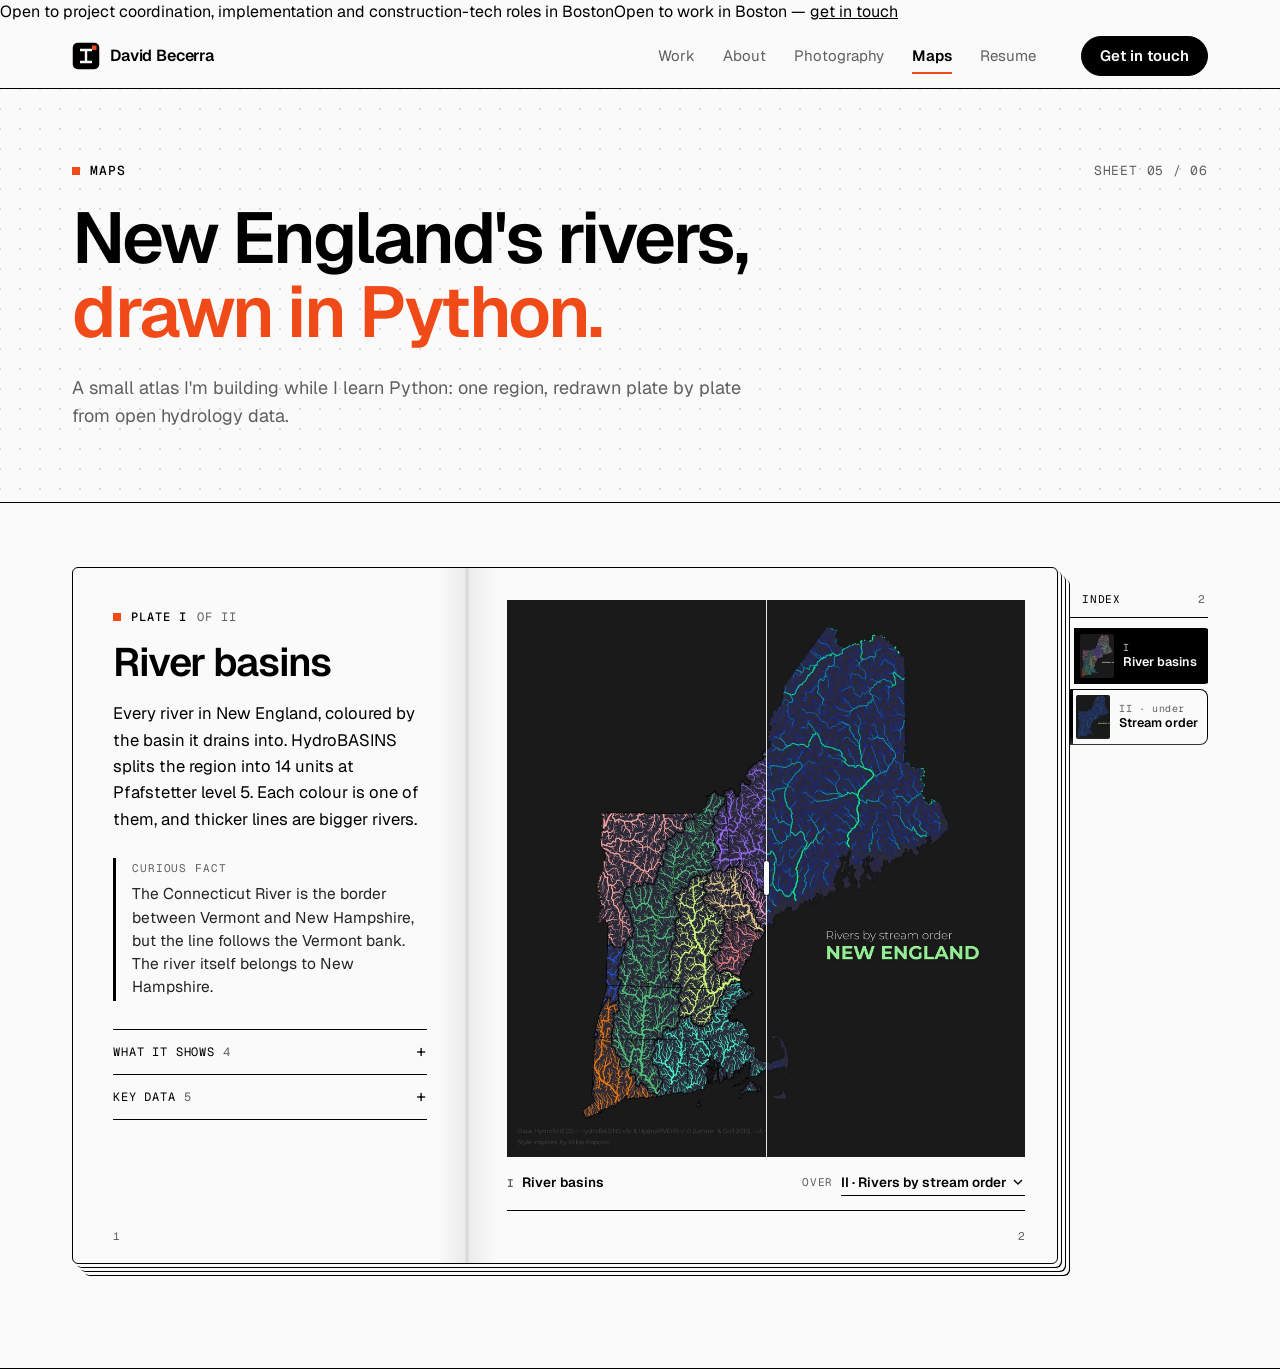
<file: prototypes/maps/index.html>
<!DOCTYPE html>
<html lang="en">
<head>
    <meta charset="UTF-8">
    <meta name="viewport" content="width=device-width, initial-scale=1.0">
    <title>Maps (prototype) | David Becerra</title>
    <meta name="robots" content="noindex">
    <link rel="icon" href="../../favicon.svg" type="image/svg+xml">
    <link rel="preconnect" href="https://fonts.googleapis.com">
    <link rel="preconnect" href="https://fonts.gstatic.com" crossorigin>
    <link rel="stylesheet" href="https://fonts.googleapis.com/css2?family=Geist:wght@400;500;600&family=Geist+Mono:wght@400;500;700&display=swap">
    <link rel="stylesheet" href="../../style.css">
    <!--
        PROTOTYPE — "Maps" tab as a cartography book (not linked from the live site).
        An open atlas. Left page: what the plate says. Right page: two plates
        of the same ground with a thin divider between them. Picking a plate
        in the index lays it over the one that was open.
        Content lives in plates.js; images are built by build_plates.py.
        The nav rules in section 01 are a proposal for the whole site; they
        only apply here until they are moved into ../../style.css.
        See README.md in this folder. Add ?demo=14 to preview a full index.
    -->
    <style>
        /* ===== 01. Nav proposal (scoped to .nav--v2) =====
           Same bar and tokens as the live site. What changes: quiet links
           with one gliding underline, a slimmer bar once you scroll, and it
           steps aside while you read down and returns when you scroll up. */
        .nav--v2 {
            background: rgba(250, 250, 250, .84);
            -webkit-backdrop-filter: blur(14px) saturate(1.5); backdrop-filter: blur(14px) saturate(1.5);
            transition: transform .4s cubic-bezier(.22,1,.36,1);
        }
        .nav--v2.is-hidden { transform: translateY(-101%); }
        .nav--v2 .nav-inner { transition: height .3s cubic-bezier(.22,1,.36,1); }
        .nav--v2.is-compact .nav-inner { height: 52px; }
        .nav--v2 .nav-links { position: relative; gap: 2px; }
        .nav--v2 .nav-links a { color: var(--steel); border: 0; padding: 8px 13px; transition: color .2s ease; }
        .nav--v2 .nav-links a:hover, .nav--v2 .nav-links a:focus-visible, .nav--v2 .nav-links a[aria-current="page"] { color: var(--ink); }
        .nav--v2 .nav-glide {
            position: absolute; left: 0; bottom: 1px; height: 2px; width: 1px; background: var(--ink);
            transform-origin: left center; transform: translateX(var(--x, 0px)) scaleX(var(--w, 0));
            transition: transform .4s cubic-bezier(.22,1,.36,1), background-color .25s ease; pointer-events: none;
        }
        .nav--v2 .nav-glide.is-home { background: var(--orange); }
        .nav--v2 .nav-cta { transition: transform .2s ease, min-height .3s ease, padding .3s ease; }
        .nav--v2 .nav-cta:hover { transform: translateY(-1px); }
        .nav--v2.is-compact .nav-cta { min-height: 34px; padding: 5px 16px; }
        .nav--v2 .nav-panel { background: var(--paper); transition: opacity .25s ease, transform .35s cubic-bezier(.22,1,.36,1), visibility 0s linear .35s; }
        .nav--v2 .nav-panel.is-open { transition: opacity .25s ease, transform .35s cubic-bezier(.22,1,.36,1), visibility 0s; }
        .nav--v2 .nav-panel a { opacity: 0; transform: translateY(8px); transition: opacity .3s ease, transform .4s cubic-bezier(.22,1,.36,1); }
        .nav--v2 .nav-panel.is-open a { opacity: 1; transform: none; transition-delay: calc(60ms + var(--k, 0) * 45ms); }

        .maps-section { padding: 64px 0 104px; border-bottom: 1px solid var(--ink); }

        /* ===== 02. The open book ===== */
        .book { position: relative; margin-right: 150px; }
        .spread {
            display: grid; grid-template-columns: minmax(0, .8fr) minmax(0, 1.2fr);
            background: var(--paper); border: 1px solid var(--ink); border-radius: 6px;
            /* hard-edged page block: three more leaves under the open one */
            box-shadow: 3px 3px 0 var(--paper), 4px 4px 0 var(--ink), 7px 7px 0 var(--paper), 8px 8px 0 var(--ink), 11px 11px 0 var(--paper), 12px 12px 0 var(--ink);
            position: relative;
        }
        .spread::after { /* the gutter */
            content: ""; position: absolute; top: 0; bottom: 0; left: 40%; width: 56px; transform: translateX(-50%);
            background: linear-gradient(90deg, transparent, rgba(0,0,0,.06) 46%, rgba(0,0,0,.15) 50%, rgba(0,0,0,.06) 54%, transparent);
            pointer-events: none;
        }
        .page-l { padding: 40px 40px 52px 40px; position: relative; }
        .page-r { padding: 32px 32px 52px 40px; position: relative; }
        .folio { position: absolute; bottom: 18px; font-family: var(--font-mono); font-size: 11px; color: var(--steel); }
        .page-l .folio { left: 40px; } .page-r .folio { right: 32px; }

        /* ===== 03. Left page: one thing loud, the rest on request ===== */
        .txt.is-in { animation: txt-in .55s cubic-bezier(.22,1,.36,1) both; }
        @keyframes txt-in { from { opacity: 0; transform: translateY(8px); } }
        .txt-no { font-family: var(--font-mono); font-size: 12px; letter-spacing: .08em; text-transform: uppercase; display: flex; align-items: center; gap: 10px; margin-bottom: 16px; color: var(--steel); }
        .txt-no::before { content: ""; width: 8px; height: 8px; background: var(--orange); }
        .txt-no b { color: var(--ink); font-weight: 500; }
        .txt-title { font-size: clamp(2rem, 3.1vw, 2.75rem); font-weight: 600; line-height: 1.02; letter-spacing: -.035em; margin-bottom: 18px; text-wrap: balance; }
        .txt-sum { color: var(--ink); font-size: 1.04rem; line-height: 1.58; }
        .fact { border-left: 3px solid var(--ink); padding: 2px 0 2px 16px; margin: 26px 0 28px; font-size: .97rem; line-height: 1.5; color: var(--graphite); }
        .fact .k { display: block; font-family: var(--font-mono); font-size: 11px; letter-spacing: .08em; text-transform: uppercase; color: var(--steel); margin-bottom: 6px; }

        .more { border-top: 1px solid var(--ink); }
        .more:last-of-type { border-bottom: 1px solid var(--ink); }
        .more summary {
            display: flex; align-items: center; justify-content: space-between; gap: 12px;
            list-style: none; cursor: pointer; padding: 13px 0;
            font-family: var(--font-mono); font-size: 12px; letter-spacing: .07em; text-transform: uppercase;
        }
        .more summary::-webkit-details-marker { display: none; }
        .more summary .count { color: var(--steel); margin-left: 8px; }
        .more summary::after { content: "+"; font-size: 17px; line-height: 1; transition: transform .25s ease; }
        .more[open] summary::after { transform: rotate(45deg); }
        .more summary:focus-visible { outline: 2px solid var(--orange); outline-offset: 2px; }
        .more > :not(summary) { animation: txt-in .35s ease both; padding-bottom: 12px; }
        .insights li { display: grid; grid-template-columns: 26px 1fr; gap: 4px; padding: 8px 0; border-top: 1px dashed var(--ash); font-size: .92rem; line-height: 1.48; color: var(--steel); }
        .insights .n { font-family: var(--font-mono); font-size: 11.5px; color: var(--ink); padding-top: 3px; }
        .insights b { color: var(--ink); font-weight: 600; }
        .kv > div { display: grid; grid-template-columns: 104px 1fr; gap: 10px; padding: 7px 0; border-top: 1px dashed var(--ash); font-size: .9rem; line-height: 1.4; }
        .kv dt { font-family: var(--font-mono); font-size: 11px; letter-spacing: .05em; text-transform: uppercase; color: var(--steel); padding-top: 2px; }
        .tbc { font-family: var(--font-mono); font-size: 10px; letter-spacing: .05em; text-transform: uppercase; border: 1px dashed var(--ink); border-radius: var(--radius-pill); padding: 1px 7px; margin-left: 6px; white-space: nowrap; }

        /* ===== 04. Right page: two plates and a thin divider =====
           Each plate is one <img>, created the first time it is needed.
           .is-top is laid over .is-under from the left; --reveal (0–100%)
           says how far. The script writes it at most once per frame. */
        .stage {
            --reveal: 100%;
            position: relative; overflow: hidden;
            aspect-ratio: 1900 / 2040; background: #1A1A1A;
            touch-action: pan-y; cursor: ew-resize; user-select: none; -webkit-user-select: none;
        }
        .stage img { position: absolute; inset: 0; width: 100%; height: 100%; display: none; -webkit-user-drag: none; }
        .stage img.is-under, .stage img.is-leaving { display: block; z-index: 1; }
        .stage img.is-under.is-fading { animation: under-in .35s ease both; z-index: 2; }
        @keyframes under-in { from { opacity: 0; } }
        .stage img.is-top { display: block; z-index: 3; clip-path: inset(0 calc(100% - var(--reveal)) 0 0); }
        .divider { position: absolute; z-index: 4; top: 0; bottom: 0; left: var(--reveal); width: 1px; margin-left: -.5px; background: rgba(250,250,250,.9); pointer-events: none; transition: opacity .3s ease; }
        .divider::after { /* the grip: small at rest, a little larger while in use */
            content: ""; position: absolute; top: 50%; left: 50%; width: 5px; height: 34px; margin: -17px 0 0 -2.5px;
            background: var(--paper); border-radius: 3px; box-shadow: 0 0 0 1px rgba(0,0,0,.35);
            transition: transform .25s cubic-bezier(.22,1,.36,1);
        }
        .stage:hover .divider::after, .stage.is-held .divider::after, .stage:focus-within .divider::after { transform: scale(1.5, 1.25); }
        .stage[data-side="top"] .divider, .stage[data-side="under"] .divider { opacity: .45; }
        .stage .sr-range { position: absolute; z-index: 5; left: 0; right: 0; bottom: 0; width: 100%; height: 22px; margin: 0; opacity: 0; cursor: ew-resize; }
        .stage:has(.sr-range:focus-visible) { outline: 2px solid var(--orange); outline-offset: 3px; }

        /* who is on each side of the divider */
        .pair { display: flex; align-items: center; justify-content: space-between; gap: 16px; margin-top: 12px; font-size: 13.5px; }
        .pair .num { font-family: var(--font-mono); font-size: 11px; color: var(--steel); margin-right: 8px; }
        .pair-a { font-weight: 600; white-space: nowrap; overflow: hidden; text-overflow: ellipsis; }
        .pair-b { display: flex; align-items: center; gap: 8px; color: var(--steel); min-width: 0; }
        .pair-b span { font-family: var(--font-mono); font-size: 11px; letter-spacing: .06em; text-transform: uppercase; white-space: nowrap; }
        .pair-b select {
            appearance: none; -webkit-appearance: none; min-width: 0; max-width: 220px;
            font: inherit; font-weight: 600; color: var(--ink); text-overflow: ellipsis;
            background: transparent url("data:image/svg+xml,%3Csvg xmlns='http://www.w3.org/2000/svg' width='10' height='6'%3E%3Cpath d='M1 1l4 4 4-4' fill='none' stroke='%23000' stroke-width='1.4'/%3E%3C/svg%3E") no-repeat right 2px center;
            border: 0; border-bottom: 1px solid var(--ink); border-radius: 0; padding: 3px 18px 3px 0; cursor: pointer;
        }
        .pair-b select:focus-visible { outline: 2px solid var(--orange); outline-offset: 3px; }

        /* ===== 05. Index: page tabs with a thumbnail, on the book's edge ===== */
        .rail { position: absolute; left: 100%; top: 0; bottom: 0; width: 138px; margin-left: 12px; display: flex; flex-direction: column; padding-top: 24px; }
        .rail-index {
            display: flex; justify-content: space-between; align-items: center; flex: none;
            font-family: var(--font-mono); font-size: 11px; letter-spacing: .07em; text-transform: uppercase;
            background: none; border: 0; border-bottom: 1px solid var(--ink); padding: 0 2px 9px 12px; margin-bottom: 10px; cursor: pointer; color: var(--ink);
        }
        .rail-index span { color: var(--steel); }
        .rail-index:hover { color: var(--steel); }
        .rail-index:focus-visible, .rtab:focus-visible { outline: 2px solid var(--orange); outline-offset: 2px; }
        .rail-list {
            display: flex; flex-direction: column; gap: 5px; min-height: 0; overflow-y: auto; overscroll-behavior: contain;
            scrollbar-width: none; padding-bottom: 28px;
            -webkit-mask-image: linear-gradient(#000 calc(100% - 36px), transparent); mask-image: linear-gradient(#000 calc(100% - 36px), transparent);
        }
        .rail-list::-webkit-scrollbar { display: none; }
        .rtab {
            flex: none; display: grid; grid-template-columns: 34px minmax(0, 1fr); align-items: center; gap: 9px;
            background: var(--paper); border: 1px solid var(--ink); border-left: 0; border-radius: 0 8px 8px 0;
            font: inherit; text-align: left; color: var(--ink); cursor: pointer; padding: 5px 8px 5px 6px;
            transition: transform .25s cubic-bezier(.22,1,.36,1), background-color .2s ease, color .2s ease;
        }
        .rtab:hover { transform: translateX(4px); }
        .rtab img { width: 34px; height: 44px; object-fit: cover; background: #1A1A1A; border-radius: 2px; display: block; }
        .rtab .t { display: grid; gap: 1px; min-width: 0; line-height: 1.15; }
        .rtab .num { font-family: var(--font-mono); font-size: 10px; letter-spacing: .06em; color: var(--steel); }
        .rtab b { font-size: 12.5px; font-weight: 600; white-space: nowrap; overflow: hidden; text-overflow: ellipsis; }
        .rtab[aria-selected="true"] { background: var(--ink); color: var(--paper); transform: translateX(4px); }
        .rtab[aria-selected="true"] .num { color: #BDBDBD; }
        .rtab.is-under { box-shadow: inset 3px 0 0 var(--ink); }
        .rtab.is-under .num::after { content: " · under"; }

        /* full contents, for when the rail is not enough */
        .toc { border: 1px solid var(--ink); border-radius: var(--radius-card); box-shadow: var(--shadow); background: var(--paper); color: var(--ink); padding: 0; width: min(920px, calc(100vw - 32px)); max-height: min(760px, calc(100dvh - 48px)); margin: auto; }
        .toc::backdrop { background: rgba(0,0,0,.5); }
        .toc[open] { display: flex; flex-direction: column; animation: txt-in .3s ease both; }
        .toc-head { display: flex; align-items: baseline; gap: 14px; padding: 18px 22px; border-bottom: 1px solid var(--ink); flex: none; }
        .toc-head h2 { font-size: 1.35rem; font-weight: 600; letter-spacing: -.02em; }
        .toc-head span { font-family: var(--font-mono); font-size: 12px; color: var(--steel); text-transform: uppercase; letter-spacing: .06em; }
        .toc-head button { margin-left: auto; font: inherit; font-size: 14px; background: none; border: 1px solid var(--ink); border-radius: var(--radius-pill); padding: 5px 14px; cursor: pointer; }
        .toc-grid { display: grid; grid-template-columns: repeat(auto-fill, minmax(150px, 1fr)); gap: 14px; padding: 22px; overflow-y: auto; }
        .toc-grid button { display: grid; gap: 8px; width: 100%; font: inherit; text-align: left; color: var(--ink); background: none; border: 0; padding: 0; cursor: pointer; }
        .toc-grid img { width: 100%; height: auto; aspect-ratio: 240 / 315; object-fit: cover; background: #1A1A1A; border: 1px solid var(--ink); border-radius: 4px; transition: transform .25s cubic-bezier(.22,1,.36,1), box-shadow .25s ease; }
        .toc-grid button:hover img, .toc-grid button:focus-visible img { transform: translate(-2px, -2px); box-shadow: 4px 4px 0 var(--ink); }
        .toc-grid button:focus-visible { outline: none; }
        .toc-grid .num { font-family: var(--font-mono); font-size: 11px; color: var(--steel); letter-spacing: .06em; }
        .toc-grid b { display: block; font-size: 14px; font-weight: 600; line-height: 1.25; }
        .toc-grid [aria-current="true"] img { box-shadow: 4px 4px 0 var(--orange); }

        /* ===== 06. Phone: one column, the index becomes a strip ===== */
        @media (max-width: 900px) {
            .book { margin-right: 0; display: flex; flex-direction: column; gap: 14px; }
            .rail { position: static; order: -1; width: auto; margin: 0 calc(var(--gutter) * -1); padding: 0; flex-direction: row; align-items: stretch; }
            .rail-index { border: 1px solid var(--ink); border-radius: 8px; padding: 0 12px; margin: 0 8px 0 var(--gutter); gap: 6px; }
            .rail-list { flex-direction: row; overflow-x: auto; overflow-y: hidden; padding: 0 var(--gutter) 0 0; scroll-snap-type: x proximity; -webkit-mask-image: none; mask-image: none; }
            .rtab { border: 1px solid var(--ink); border-radius: 8px; width: 148px; scroll-snap-align: start; }
            .rtab:hover, .rtab[aria-selected="true"] { transform: none; }
            .rtab.is-under { box-shadow: inset 0 -3px 0 var(--ink); }
            .spread { grid-template-columns: minmax(0, 1fr); box-shadow: var(--shadow); }
            .spread::after { display: none; }
            .page-r { order: -1; padding: 16px 16px 44px; border-bottom: 1px solid var(--ink); }
            .page-l { padding: 26px 20px 52px; }
            .page-l .folio { left: 20px; } .page-r .folio { right: 16px; }
            .pair-b select { max-width: 150px; }
        }
        @media (prefers-reduced-motion: reduce) {
            .nav--v2, .nav--v2 .nav-inner, .nav--v2 .nav-glide, .nav--v2 .nav-panel a, .rtab, .divider::after, .toc-grid img { transition: none; }
            .txt.is-in, .more > :not(summary), .toc[open], .stage img.is-under.is-fading { animation: none; }
        }
    </style>
</head>
<body>

    <!-- ===== ANNOUNCEMENT BAR ===== -->
    <aside class="announce" aria-label="Availability"><span class="announce-long">Open to project coordination, implementation and construction-tech roles in Boston</span><span class="announce-short">Open to work in Boston</span> — <a href="../../contact.html">get in touch</a></aside>

    <!-- ===== NAVIGATION (the live site's bar + "Maps" + the .nav--v2 proposal) ===== -->
    <header class="nav nav--v2" id="nav">
        <div class="wrap nav-inner">
            <a href="../../index.html" class="logo" aria-label="David Becerra — home">
                <svg viewBox="0 0 28 28" aria-hidden="true">
                    <rect x="0.75" y="0.75" width="26.5" height="26.5" rx="5" fill="#000"/>
                    <path d="M8 8h12M8 20h12M14 8v12" stroke="#FAFAFA" stroke-width="2.4" fill="none"/>
                    <rect x="20" y="3.5" width="4.5" height="4.5" fill="#F04A18"/>
                </svg>
                David Becerra
            </a>
            <nav class="nav-links" aria-label="Main">
                <a href="../../work.html">Work</a>
                <a href="../../about.html">About</a>
                <a href="../../beyond.html">Photography</a>
                <a href="./" aria-current="page">Maps</a>
                <a href="../../CV_David_Becerra_updated.pdf" target="_blank" rel="noopener">Resume</a>
                <span class="nav-glide" aria-hidden="true"></span>
            </nav>
            <a href="../../contact.html" class="btn btn-primary nav-cta">Get in touch</a>
            <button class="menu-btn" type="button" aria-expanded="false" aria-controls="nav-panel" aria-label="Open menu"><span aria-hidden="true"></span></button>
        </div>
        <nav class="nav-panel" id="nav-panel" aria-label="Main (mobile)" inert>
            <a href="../../index.html" style="--k:0">Home</a>
            <a href="../../work.html" style="--k:1">Work</a>
            <a href="../../about.html" style="--k:2">About</a>
            <a href="../../beyond.html" style="--k:3">Photography</a>
            <a href="./" aria-current="page" style="--k:4">Maps</a>
            <a href="../../CV_David_Becerra_updated.pdf" target="_blank" rel="noopener" style="--k:5">Resume (PDF)</a>
            <a href="../../contact.html" class="btn btn-primary" style="--k:6">Get in touch</a>
        </nav>
    </header>

    <main id="main">

        <!-- ===== PAGE HEADER ===== -->
        <section class="page-head dotgrid">
            <div class="wrap">
                <div class="page-head-top">
                    <p class="eyebrow">Maps</p>
                    <span class="sheet-no">SHEET 05 / 06</span>
                </div>
                <h1 class="display">New England's rivers, <span class="accent">drawn in Python.</span></h1>
                <p class="lede">A small atlas I'm building while I learn Python: one region, redrawn plate by plate from open hydrology data.</p>
            </div>
        </section>

        <!-- ===== THE BOOK (built from plates.js) ===== -->
        <section class="maps-section">
            <div class="wrap">
                <div class="book" id="book">
                    <div class="spread">
                        <div class="page-l">
                            <article class="txt" id="panel" role="tabpanel" tabindex="-1"></article>
                            <span class="folio" id="folio-l"></span>
                        </div>
                        <div class="page-r">
                            <div class="stage" id="stage" data-side="top">
                                <span class="divider" aria-hidden="true"></span>
                                <input class="sr-range" id="range" type="range" min="0" max="100" step="1" value="100" aria-label="Divider between the two plates">
                            </div>
                            <div class="pair">
                                <span class="pair-a" id="pair-a"></span>
                                <label class="pair-b"><span>over</span><select id="under-select" aria-label="Plate underneath"></select></label>
                            </div>
                            <span class="folio" id="folio-r"></span>
                        </div>
                    </div>
                    <div class="rail">
                        <button class="rail-index" id="open-toc" type="button" aria-haspopup="dialog">Index <span id="rail-count"></span></button>
                        <div class="rail-list" id="rail" role="tablist" aria-label="Plates" aria-orientation="vertical"></div>
                    </div>
                </div>
                <noscript><p class="lede">This page needs JavaScript to open the atlas.</p></noscript>
            </div>
        </section>
    </main>

    <dialog class="toc" id="toc" aria-labelledby="toc-h">
        <div class="toc-head"><h2 id="toc-h">Contents</h2><span id="toc-count"></span><button type="button" id="close-toc">Close</button></div>
        <ol class="toc-grid" id="toc-grid"></ol>
    </dialog>

<script src="plates.js"></script>
<script>
(() => {
    'use strict';
    const $ = (id) => document.getElementById(id);
    const reduced = matchMedia('(prefers-reduced-motion: reduce)');
    const params = new URLSearchParams(location.search);

    /* ===== A. Nav: gliding underline, slim on scroll, steps aside on the way down ===== */
    (() => {
        const nav = $('nav'), links = nav.querySelector('.nav-links'), glide = nav.querySelector('.nav-glide');
        const home = links.querySelector('[aria-current="page"]');
        const moveTo = (a) => {
            if (!a) { glide.style.setProperty('--w', 0); return; }
            glide.style.setProperty('--x', `${a.offsetLeft + 13}px`);
            glide.style.setProperty('--w', a.offsetWidth - 26);
            glide.classList.toggle('is-home', a === home);
        };
        links.querySelectorAll('a').forEach((a) => {
            a.addEventListener('pointerenter', () => moveTo(a));
            a.addEventListener('focus', () => moveTo(a));
        });
        links.addEventListener('pointerleave', () => moveTo(home));
        links.addEventListener('focusout', () => moveTo(home));
        addEventListener('resize', () => moveTo(home));
        document.fonts.ready.then(() => moveTo(home));
        moveTo(home);

        const btn = nav.querySelector('.menu-btn'), panel = $('nav-panel');
        const setMenu = (open) => {
            panel.classList.toggle('is-open', open);
            panel.inert = !open;
            btn.setAttribute('aria-expanded', String(open));
            btn.setAttribute('aria-label', open ? 'Close menu' : 'Open menu');
        };
        btn.addEventListener('click', () => setMenu(!panel.classList.contains('is-open')));
        addEventListener('keydown', (e) => { if (e.key === 'Escape' && panel.classList.contains('is-open')) { setMenu(false); btn.focus(); } });

        let lastY = scrollY, ticking = false;
        const onScroll = () => {
            ticking = false;
            const y = scrollY, dy = y - lastY;
            nav.classList.toggle('is-compact', y > 80);
            const busy = panel.classList.contains('is-open') || nav.contains(document.activeElement);
            if (y < 240 || busy || dy < -4) nav.classList.remove('is-hidden');
            else if (dy > 4) nav.classList.add('is-hidden');
            lastY = y;
        };
        addEventListener('scroll', () => { if (!ticking) { ticking = true; requestAnimationFrame(onScroll); } }, { passive: true });
    })();

    /* ===== B. Plates ===== */
    const roman = (n) => [['M',1000],['CM',900],['D',500],['CD',400],['C',100],['XC',90],['L',50],['XL',40],['X',10],['IX',9],['V',5],['IV',4],['I',1]]
        .reduce((s, [r, v]) => { while (n >= v) { s += r; n -= v; } return s; }, '');
    const PLATES = window.PLATES.slice();
    // ?demo=14 pads the book with stand-ins that reuse the real images, to preview a long index
    for (let n = PLATES.length + 1, real = PLATES.length; n <= Math.min(+params.get('demo') || 0, 40); n++) {
        const src = PLATES[(n - 1) % real];
        PLATES.push({ id: `demo-${n}`, img: src.img || src.id, no: roman(n), tab: `Placeholder ${n}`, sub: 'Demo', alt: '', placeholder: true,
            title: `Placeholder plate ${n}`, summary: 'A stand-in that reuses an existing map, to show how the index behaves when the atlas grows.',
            insights: [], data: [], fact: '' });
    }
    const file = (p, suffix) => `img/${p.img || p.id}${suffix}.webp`;
    const stage = $('stage'), range = $('range'), panel = $('panel'), rail = $('rail'), select = $('under-select');

    /* ===== C. Index: rail tabs and the contents dialog ===== */
    const toc = $('toc'), tocGrid = $('toc-grid');
    PLATES.forEach((p, i) => {
        const t = document.createElement('button');
        t.className = 'rtab'; t.type = 'button'; t.id = `tab-${p.id}`;
        t.setAttribute('role', 'tab'); t.setAttribute('aria-controls', 'panel');
        t.innerHTML = `<img src="${file(p, '-thumb')}" alt="" width="240" height="315" loading="lazy" decoding="async"><span class="t"><span class="num">${p.no}</span><b>${p.tab}</b></span>`;
        t.addEventListener('click', () => go(i));
        rail.appendChild(t);

        const li = document.createElement('li');
        li.innerHTML = `<button type="button"><img src="${file(p, '-thumb')}" alt="" width="240" height="315" loading="lazy" decoding="async"><span><span class="num">Plate ${p.no}</span><b>${p.title}</b></span></button>`;
        li.firstChild.addEventListener('click', () => { toc.close(); go(i); });
        tocGrid.appendChild(li);
    });
    const tabs = [...rail.children], tocBtns = [...tocGrid.querySelectorAll('button')];
    $('rail-count').textContent = PLATES.length;
    $('toc-count').textContent = `${PLATES.length} plates`;
    $('open-toc').addEventListener('click', () => toc.showModal());
    $('close-toc').addEventListener('click', () => toc.close());
    toc.addEventListener('click', (e) => { if (e.target === toc) toc.close(); });   // click on the backdrop
    rail.addEventListener('keydown', (e) => {
        const step = { ArrowDown: 1, ArrowRight: 1, ArrowUp: -1, ArrowLeft: -1 }[e.key];
        if (!step) return;
        e.preventDefault();
        const next = Math.max(0, Math.min(PLATES.length - 1, state.main + step));
        go(next); tabs[next].focus();
    });

    /* ===== D. The divider: one number, written once per frame ===== */
    let reveal = 100, target = 100, raf = 0, tweenId = 0;
    const paint = () => {
        stage.style.setProperty('--reveal', `${reveal}%`);
        stage.dataset.side = reveal > 97 ? 'top' : reveal < 3 ? 'under' : 'both';
        range.value = Math.round(reveal);
    };
    // follow(): ease towards where the pointer is, so the line trails the hand slightly
    const follow = (v) => {
        target = Math.max(0, Math.min(100, v)); tweenId++;
        if (reduced.matches) { reveal = target; paint(); return; }
        if (raf) return;
        const step = () => {
            reveal += (target - reveal) * 0.24;
            if (Math.abs(target - reveal) < 0.05) { reveal = target; raf = 0; } else raf = requestAnimationFrame(step);
            paint();
        };
        raf = requestAnimationFrame(step);
    };
    // sweep(): a timed move, used when a plate is laid down
    const sweep = (to, ms) => new Promise((done) => {
        cancelAnimationFrame(raf); raf = 0;
        const id = ++tweenId, from = reveal, t0 = performance.now();
        if (reduced.matches || ms <= 0) { reveal = target = to; paint(); return done(true); }
        const step = (now) => {
            if (id !== tweenId) return done(false);            // something else took over
            const k = Math.min(1, (now - t0) / ms), e = 1 - Math.pow(1 - k, 4);
            reveal = target = from + (to - from) * e; paint();
            k < 1 ? requestAnimationFrame(step) : done(true);
        };
        requestAnimationFrame(step);
    });

    const fromPointer = (e) => { const r = stage.getBoundingClientRect(); follow(((e.clientX - r.left) / r.width) * 100); };
    stage.addEventListener('pointerdown', (e) => {
        if (e.button || e.target === range) return;
        stage.setPointerCapture(e.pointerId); stage.classList.add('is-held'); fromPointer(e);   // a plain click also places the line
    });
    stage.addEventListener('pointermove', (e) => { if (stage.hasPointerCapture(e.pointerId)) fromPointer(e); });
    ['pointerup', 'pointercancel'].forEach((ev) => stage.addEventListener(ev, () => stage.classList.remove('is-held')));
    range.addEventListener('input', () => { cancelAnimationFrame(raf); raf = 0; tweenId++; reveal = target = +range.value; paint(); });   // keyboard: exact steps, no easing

    /* ===== E. Layers: one <img> per plate, made on demand ===== */
    const layers = new Map();
    const layer = (i) => {
        if (!layers.has(i)) {
            const img = new Image();
            img.width = 1900; img.height = 2040; img.alt = ''; img.decoding = 'async'; img.draggable = false;
            // half-size file unless the stage really needs more pixels
            img.src = file(PLATES[i], stage.clientWidth * devicePixelRatio > 1000 ? '' : '-950');
            stage.insertBefore(img, stage.firstChild);
            layers.set(i, img);
        }
        return layers.get(i);
    };
    const ready = (i) => layer(i).decode().catch(() => {});

    const state = { main: -1, under: -1 };
    let seq = 0;

    const renderText = (i) => {
        const p = PLATES[i];
        panel.setAttribute('aria-labelledby', `tab-${p.id}`);
        panel.innerHTML = `
            <p class="txt-no"><b>Plate ${p.no}</b> of ${roman(PLATES.length)}</p>
            <h2 class="txt-title">${p.title}</h2>
            <p class="txt-sum">${p.summary}</p>
            ${p.fact ? `<aside class="fact"><span class="k">Curious fact</span>${p.fact}</aside>` : ''}
            ${p.insights.length ? `<details class="more"><summary><span>What it shows<span class="count">${p.insights.length}</span></span></summary>
                <ol class="insights">${p.insights.map(([b, t], k) => `<li><span class="n">0${k + 1}</span><span><b>${b}</b> ${t}</span></li>`).join('')}</ol></details>` : ''}
            ${p.data.length ? `<details class="more"><summary><span>Key data<span class="count">${p.data.length}</span></span></summary>
                <dl class="kv">${p.data.map(([k, v, tbc]) => `<div><dt>${k}</dt><dd>${v}${tbc ? `<span class="tbc">tbc · ${tbc}</span>` : ''}</dd></div>`).join('')}</dl></details>` : ''}`;
        panel.classList.remove('is-in'); void panel.offsetWidth; panel.classList.add('is-in');
        $('folio-l').textContent = 2 * i + 1; $('folio-r').textContent = 2 * i + 2;
    };
    const renderChrome = () => {
        const m = PLATES[state.main];
        $('pair-a').innerHTML = `<span class="num">${m.no}</span>${m.title}`;
        select.innerHTML = PLATES.map((p, i) => i === state.main ? '' : `<option value="${i}"${i === state.under ? ' selected' : ''}>${p.no} · ${p.title}</option>`).join('');
        stage.setAttribute('aria-label', `${m.title}, laid over ${PLATES[state.under].title}`);
        tabs.forEach((t, i) => {
            t.setAttribute('aria-selected', String(i === state.main)); t.tabIndex = i === state.main ? 0 : -1;
            t.classList.toggle('is-under', i === state.under);
        });
        tocBtns.forEach((b, i) => b.setAttribute('aria-current', String(i === state.main)));
        // keep the open tab in view inside the rail without scrolling the page
        const t = tabs[state.main], horizontal = rail.scrollWidth > rail.clientWidth;
        if (horizontal) rail.scrollTo({ left: t.offsetLeft - rail.offsetLeft - 16, behavior: reduced.matches ? 'auto' : 'smooth' });
        else rail.scrollTo({ top: t.offsetTop - rail.offsetTop - rail.clientHeight / 2 + t.offsetHeight / 2, behavior: reduced.matches ? 'auto' : 'smooth' });
    };
    const setLayers = () => layers.forEach((img, i) => {
        img.classList.toggle('is-top', i === state.main);
        img.classList.toggle('is-under', i === state.under);
        img.classList.remove('is-fading', 'is-leaving');
        if (i === state.main) img.alt = PLATES[i].alt;
    });

    // Open a plate: the open one is first laid down fully, then becomes the
    // sheet underneath, and the new plate is drawn over it from the left.
    async function go(i) {
        if (i === state.main || !PLATES[i]) return;
        const id = ++seq;
        await ready(i);
        if (id !== seq) return;
        if (!(await sweep(100, 260 * (100 - reveal) / 50)) || id !== seq) return;
        state.under = state.main; state.main = i;
        reveal = target = 0; setLayers(); paint();          // looks the same: the old plate fills the page
        renderText(i); renderChrome();
        history.replaceState(null, '', `${location.pathname}${location.search}#${PLATES[i].id}`);
        sweep(50, 950);
    }
    // Change only the sheet underneath
    async function setUnder(j) {
        if (j === state.under || j === state.main || !PLATES[j]) return;
        const id = ++seq;
        await ready(j);
        if (id !== seq) return;
        const old = layers.get(state.under);
        state.under = j; setLayers();
        if (old && !reduced.matches) { old.classList.add('is-leaving'); layer(j).classList.add('is-fading'); setTimeout(() => { if (id === seq) setLayers(); }, 380); }
        renderChrome();
        if (reveal > 90) sweep(50, 800);                    // make sure the change is visible
    }
    select.addEventListener('change', () => setUnder(+select.value));
    addEventListener('hashchange', () => go(PLATES.findIndex((p) => p.id === location.hash.slice(1))));

    /* ===== F. Start: both plates in view, divider in the middle ===== */
    const start = Math.max(0, PLATES.findIndex((p) => p.id === location.hash.slice(1)));
    state.main = start; state.under = start > 0 ? start - 1 : Math.min(1, PLATES.length - 1);
    layer(state.main).fetchPriority = 'high'; layer(state.under);
    setLayers(); paint(); renderText(start); renderChrome();
    Promise.all([ready(state.main), ready(state.under)]).then(() => {
        // wait until the plate is on screen, then draw the divider in once
        const io = new IntersectionObserver((entries) => {
            if (!entries[0].isIntersecting) return;
            io.disconnect();
            if (reveal === 100 && tweenId === 0) sweep(50, 1300);
        }, { threshold: 0.35 });
        io.observe(stage);
    });
})();
</script>
</body>
</html>
</file>
<file: style.css>
/* ============================================================
   David Becerra — Portfolio
   Design system: design-system/david-becerra-portfolio/MASTER.md
   v5.1 — "Blueprint": engineering drawing on warm paper.
     · near-monochrome: black does the structure
     · orange = one protagonist per screen (a page's first headline words, or
       the crane on Home) plus small brand marks — never fills, never body text
     · Geist for voice, Geist Mono for numbers / labels / drawing text
     · cards: 12px radius, 1px black border, 5px 5px 0 hard shadow
   All artwork is inline SVG in the HTML — no decorative image files.
   ============================================================ */

/* ------------------------------------------------------------
   01. Reset
   ------------------------------------------------------------ */
*, *::before, *::after { box-sizing: border-box; margin: 0; padding: 0; }
html { scroll-behavior: smooth; color-scheme: light; }
img, svg { display: block; }
img { max-width: 100%; height: auto; }
a { color: inherit; }
button { font: inherit; color: inherit; }
ul, ol { list-style: none; }

/* ------------------------------------------------------------
   02. Tokens — edit colors, type and spacing here
   ------------------------------------------------------------ */
:root {
  --paper: #FAFAFA;
  --ink: #000000;
  --graphite: #242424;
  --steel: #5F5F5F;      /* secondary text — 6.4:1 on paper */
  --ash: #B3B3B3;        /* decorative lines only, never text */
  --orange: #F04A18;     /* emphasis only, ≥24px text */

  --font-sans: 'Geist', 'Inter', system-ui, -apple-system, 'Segoe UI', sans-serif;
  --font-mono: 'Geist Mono', 'JetBrains Mono', ui-monospace, Consolas, monospace;

  --radius-card: 12px;
  --radius-sm: 4px;
  --radius-pill: 9999px;
  --shadow: 5px 5px 0 0 var(--ink);
  --shadow-lift: 7px 7px 0 0 var(--ink);

  --max: 1200px;
  --gutter: 32px;
  --nav-h: 64px;
  --section: 96px;
}

@media (max-width: 700px) {
  :root { --gutter: 20px; --section: 64px; }
}

body {
  font-family: var(--font-sans);
  font-size: 16px;
  line-height: 1.5;
  background: var(--paper);
  color: var(--ink);
  -webkit-font-smoothing: antialiased;
  text-rendering: optimizeLegibility;
}

.wrap {
  max-width: var(--max);
  margin: 0 auto;
  padding-left: var(--gutter);
  padding-right: var(--gutter);
}

/* graph-paper dot grid — applied to hero and alternate sections */
.dotgrid {
  background-color: var(--paper);
  background-image: radial-gradient(circle, rgba(0, 0, 0, 0.13) 1px, transparent 1.3px);
  background-size: 20px 20px;
  background-position: -10px -10px;
}

.sr-only {
  position: absolute; width: 1px; height: 1px; overflow: hidden;
  clip: rect(0 0 0 0); white-space: nowrap;
}

.skip {
  position: absolute; left: var(--gutter); top: -80px; z-index: 300;
  background: var(--ink); color: var(--paper);
  padding: 10px 18px; border-radius: var(--radius-pill); text-decoration: none;
}
.skip:focus { top: 8px; }

:focus-visible { outline: 2px solid var(--ink); outline-offset: 3px; }
.panel-dark :focus-visible { outline-color: var(--paper); }

/* ------------------------------------------------------------
   03. Type
   ------------------------------------------------------------ */
.eyebrow {
  display: inline-flex;
  align-items: center;
  gap: 10px;
  font-family: var(--font-mono);
  font-size: 13px;
  font-weight: 500;
  letter-spacing: 0.08em;
  text-transform: uppercase;
  margin-bottom: 20px;
}
.eyebrow::before {
  content: "";
  width: 8px;
  height: 8px;
  background: var(--orange);
  flex-shrink: 0;
}

.display {
  font-weight: 600;
  font-size: clamp(2.6rem, 5.6vw, 4.75rem);
  line-height: 1.04;
  letter-spacing: -0.035em;
}

.h2 {
  font-weight: 600;
  font-size: clamp(2rem, 3.8vw, 3.25rem);
  line-height: 1.08;
  letter-spacing: -0.03em;
}

.h3 {
  font-weight: 600;
  font-size: 1.25rem;
  line-height: 1.3;
  letter-spacing: -0.02em;
}

.accent { color: var(--orange); }

.lede {
  font-size: 1.125rem;
  line-height: 1.56;
  color: var(--steel);
  max-width: 56ch;
}

.body-copy p { font-size: 1.0625rem; line-height: 1.55; color: var(--graphite); max-width: 64ch; }
.body-copy p + p { margin-top: 18px; }

.mono { font-family: var(--font-mono); }
.muted { color: var(--steel); }

/* ------------------------------------------------------------
   04. Buttons, tags, chips
   ------------------------------------------------------------ */
.btn {
  display: inline-flex;
  align-items: center;
  gap: 8px;
  min-height: 44px;
  padding: 10px 22px;
  border-radius: var(--radius-pill);
  border: 1.5px solid var(--ink);
  font-size: 15px;
  font-weight: 600;
  text-decoration: none;
  cursor: pointer;
  white-space: nowrap;
  transition: transform 0.15s ease, box-shadow 0.15s ease, background 0.15s ease, color 0.15s ease;
}

.btn-primary { background: var(--ink); color: var(--paper); }
.btn-primary:hover { transform: translate(-2px, -2px); box-shadow: 3px 3px 0 0 var(--orange); }

.btn-outline { background: transparent; color: var(--ink); }
.btn-outline:hover { background: var(--ink); color: var(--paper); }

.btn-row { display: flex; flex-wrap: wrap; gap: 12px; }

/* dark panel inverts buttons */
.panel-dark .btn-primary { background: var(--paper); color: var(--ink); border-color: var(--paper); }
.panel-dark .btn-outline { color: var(--paper); border-color: var(--paper); }
.panel-dark .btn-outline:hover { background: var(--paper); color: var(--ink); }

.tag {
  display: inline-flex;
  align-items: center;
  font-family: var(--font-mono);
  font-size: 12px;
  font-weight: 500;
  letter-spacing: 0.04em;
  text-transform: uppercase;
  line-height: 1;
  padding: 6px 10px;
  border: 1px solid var(--ink);
  border-radius: var(--radius-pill);
  background: var(--paper);
  white-space: nowrap;
}
.tag--solid { background: var(--ink); color: var(--paper); }   /* status chips: Open to work, Live */
.tags { display: flex; flex-wrap: wrap; gap: 6px; }

.text-link {
  font-weight: 600;
  font-size: 15px;
  text-decoration: underline;
  text-decoration-thickness: 1.5px;
  text-underline-offset: 4px;
}
.text-link:hover { text-decoration-color: var(--orange); }

/* ------------------------------------------------------------
   05. Navigation
   ------------------------------------------------------------ */

.nav {
  position: sticky;
  top: 0;
  z-index: 100;
  background: var(--paper);
  border-bottom: 1px solid var(--ink);
}

.nav-inner {
  height: var(--nav-h);
  display: flex;
  align-items: center;
  gap: 32px;
}

.logo {
  display: inline-flex;
  align-items: center;
  gap: 10px;
  font-weight: 600;
  font-size: 16px;
  letter-spacing: -0.01em;
  text-decoration: none;
  white-space: nowrap;
}
.logo svg { width: 28px; height: 28px; }

.nav-links { display: flex; gap: 28px; margin-left: auto; }
.nav-links a {
  font-size: 15px;
  text-decoration: none;
  padding: 6px 0;
  border-bottom: 1.5px solid transparent;
  transition: border-color 0.15s ease;
}
.nav-links a:hover { border-bottom-color: var(--ink); }
.nav-links a[aria-current="page"] { border-bottom-color: var(--orange); font-weight: 600; }

.nav-cta { padding: 8px 18px; min-height: 40px; }

.menu-btn {
  display: none;
  margin-left: auto;
  width: 40px;
  height: 40px;
  border: 1px solid var(--ink);
  border-radius: var(--radius-sm);
  background: var(--paper);
  cursor: pointer;
  place-items: center;
}
.menu-btn span,
.menu-btn span::before,
.menu-btn span::after {
  display: block;
  width: 16px;
  height: 1.5px;
  background: var(--ink);
  position: relative;
  transition: transform 0.25s ease, background 0.2s ease;
}
.menu-btn span::before,
.menu-btn span::after { content: ""; position: absolute; left: 0; }
.menu-btn span::before { top: -5px; }
.menu-btn span::after { top: 5px; }
.menu-btn[aria-expanded="true"] span { background: transparent; }
.menu-btn[aria-expanded="true"] span::before { transform: translateY(5px) rotate(45deg); }
.menu-btn[aria-expanded="true"] span::after { transform: translateY(-5px) rotate(-45deg); }

.nav-panel {
  position: absolute;
  top: 100%;
  left: 0;
  right: 0;
  background: var(--paper);
  border-bottom: 1px solid var(--ink);
  padding: 8px var(--gutter) 24px;
  opacity: 0;
  transform: translateY(-6px);
  visibility: hidden;
  transition: opacity 0.2s ease, transform 0.2s ease, visibility 0s linear 0.2s;
}
.nav-panel.is-open {
  opacity: 1;
  transform: none;
  visibility: visible;
  transition: opacity 0.2s ease, transform 0.2s ease, visibility 0s;
}
.nav-panel a:not(.btn) {
  display: flex;
  justify-content: space-between;
  font-size: 22px;
  font-weight: 600;
  letter-spacing: -0.02em;
  text-decoration: none;
  padding: 14px 0;
  border-bottom: 1px solid var(--ink);
}
.nav-panel a[aria-current="page"]::after { content: "●"; color: var(--orange); font-size: 12px; align-self: center; }
.nav-panel .btn { margin-top: 20px; }

@media (max-width: 860px) {
  .nav-links, .nav-cta { display: none; }
  .menu-btn { display: grid; }
}
@media (min-width: 861px) {
  .nav-panel { display: none; }
}

/* ------------------------------------------------------------
   06. Home hero — text + spec sheet, then the elevation drawing
   ------------------------------------------------------------ */
.hero {
  border-bottom: 1px solid var(--ink);
  padding: 72px 0 var(--section);
}

.hero-grid { margin-bottom: 64px; }

.hero .display { margin-bottom: 24px; max-width: 12.5ch; }   /* three-line block */
.hero .lede { margin-bottom: 32px; max-width: 62ch; }

/* status line under the hero buttons (replaces the old announcement bar) */
.hero-status {
  display: flex;
  flex-wrap: wrap;
  align-items: center;
  gap: 10px 14px;
  margin-top: 28px;
  font-family: var(--font-mono);
  font-size: 12px;
  letter-spacing: 0.06em;
  text-transform: uppercase;
  color: var(--steel);
}

/* spec sheet — a small key/value readout card */
.spec {
  font-size: 15px;
}
.spec-head {
  display: flex;
  justify-content: space-between;
  font-family: var(--font-mono);
  font-size: 12px;
  letter-spacing: 0.06em;
  text-transform: uppercase;
  padding: 12px 20px;
  border-bottom: 1px solid var(--ink);
}
.spec dl { padding: 4px 20px 8px; }
.spec dl > div {
  display: grid;
  grid-template-columns: 96px 1fr;
  gap: 12px;
  padding: 11px 0;
  border-bottom: 1px dashed var(--ash);
}
.spec dl > div:last-child { border-bottom: 0; }
.spec dt {
  font-family: var(--font-mono);
  font-size: 12px;
  letter-spacing: 0.05em;
  text-transform: uppercase;
  color: var(--steel);
  padding-top: 2px;
}
.spec dd { line-height: 1.4; }

/* ------------------------------------------------------------
   07. Cards — the one elevated surface
   ------------------------------------------------------------ */
.card {
  background: var(--paper);
  border: 1px solid var(--ink);
  border-radius: var(--radius-card);
  box-shadow: var(--shadow);
  overflow: hidden;
}

a.card, .card--hover { transition: transform 0.18s ease, box-shadow 0.18s ease; }
a.card { display: block; text-decoration: none; }
a.card:hover, .card--hover:hover { transform: translate(-2px, -2px); box-shadow: var(--shadow-lift); }

.card-pad { padding: 24px; }

/* ------------------------------------------------------------
   08. Drawing sheet — the Boston elevation + title block
   ------------------------------------------------------------ */
.sheet svg.elev { width: 100%; height: auto; }
.sheet .sheet-art { display: block; width: 100%; height: auto; }   /* the Home illustration (raster); the SVG rules above and below are unused since 2026-11-12 */

/* on narrow screens the drawing keeps a legible size and scrolls sideways
   inside its card, like panning a drawing sheet */
.sheet-scroll { overflow-x: auto; scrollbar-width: thin; }
@media (max-width: 760px) {
  .sheet svg.elev { width: 760px; max-width: none; }
  .sheet .sheet-art { width: 760px; max-width: none; }
}

.elev .ln   { fill: none; stroke: var(--ink); stroke-width: 1.4; stroke-linecap: round; stroke-linejoin: round; vector-effect: non-scaling-stroke; }
.elev .thin { fill: none; stroke: var(--ink); stroke-width: 0.8; stroke-linecap: round; vector-effect: non-scaling-stroke; }
.elev .hl   { fill: none; stroke: var(--orange); stroke-width: 1.8; stroke-linecap: round; stroke-linejoin: round; vector-effect: non-scaling-stroke; }
.elev .dash { fill: none; stroke: var(--ink); stroke-width: 1; stroke-dasharray: 10 6; vector-effect: non-scaling-stroke; }
.elev .solid { fill: var(--paper); }
.elev text { font-family: var(--font-mono); font-size: 11px; fill: var(--ink); letter-spacing: 0.04em; }
.elev .callout circle { fill: var(--paper); stroke: var(--ink); stroke-width: 1; vector-effect: non-scaling-stroke; }
.elev .callout text { font-size: 11px; font-weight: 500; text-anchor: middle; }

.titleblock {
  display: grid;
  grid-template-columns: 1.6fr 1fr 1fr 0.8fr 0.8fr;
  border-top: 1px solid var(--ink);
  font-family: var(--font-mono);
}
.titleblock > div { padding: 10px 16px; border-left: 1px solid var(--ink); }
.titleblock > div:first-child { border-left: 0; }
.titleblock span { display: block; font-size: 10px; letter-spacing: 0.08em; text-transform: uppercase; color: var(--steel); }
.titleblock strong { display: block; font-size: 13px; font-weight: 500; margin-top: 2px; }

.legend {
  display: flex;
  flex-wrap: wrap;
  gap: 8px 24px;
  font-family: var(--font-mono);
  font-size: 12px;
  padding: 12px 16px;
  border-top: 1px solid var(--ink);
}
.legend li { display: inline-flex; align-items: center; gap: 8px; }
.legend b {
  display: inline-grid;
  place-items: center;
  width: 20px;
  height: 20px;
  border: 1px solid var(--ink);
  border-radius: 50%;
  font-weight: 500;
  font-size: 11px;
}
.legend .hl-key { width: 18px; height: 0; border-top: 2px solid var(--orange); border-radius: 0; }

/* phones: project cell spans the top, the other four sit in a 2 × 2 grid
   (cells 2 and 4 in the left column, 3 and 5 in the right) */
@media (max-width: 760px) {
  .titleblock { grid-template-columns: 1fr 1fr; }
  .titleblock > div { border-left: 0; border-top: 1px solid var(--ink); }
  .titleblock > div:first-child { grid-column: 1 / -1; border-top: 0; }
  .titleblock > div:nth-child(odd):not(:first-child) { border-left: 1px solid var(--ink); }
}

/* ------------------------------------------------------------
   09. Sections, stats banner, split layouts
   ------------------------------------------------------------ */
.section { padding: var(--section) 0; border-bottom: 1px solid var(--ink); }
.section-head {
  display: flex;
  justify-content: space-between;
  align-items: flex-end;
  flex-wrap: wrap;
  gap: 20px 40px;
  margin-bottom: 48px;
}
.section-head .lede { margin-top: 16px; }

.stats {
  display: grid;
  grid-template-columns: repeat(4, 1fr);
}
.stats > div { padding: 28px 24px; }
.stats > div + div { border-left: 1px solid var(--ink); }
.stat-num {
  display: block;
  font-family: var(--font-mono);
  font-weight: 700;
  font-size: clamp(2.25rem, 4vw, 3.1rem);
  line-height: 1;
  letter-spacing: -0.03em;
  color: var(--ink);
  margin-bottom: 12px;
}
.stat-label {
  display: block;
  font-family: var(--font-mono);
  font-size: 12px;
  line-height: 1.45;
  letter-spacing: 0.05em;
  text-transform: uppercase;
}

@media (max-width: 860px) {
  .stats { grid-template-columns: 1fr 1fr; }
  .stats > div:nth-child(3) { border-left: 0; }
  .stats > div:nth-child(n+3) { border-top: 1px solid var(--ink); }
}
@media (max-width: 460px) {
  .stats { grid-template-columns: 1fr; }
  .stats > div + div { border-left: 0; border-top: 1px solid var(--ink); }
}

.split {
  display: grid;
  grid-template-columns: minmax(0, 1.2fr) minmax(0, 0.8fr);
  gap: 48px 72px;
  align-items: start;
}
.split .h2 { margin-bottom: 24px; }

@media (max-width: 900px) {
  .split { grid-template-columns: 1fr; }
}

.quote {
  font-size: clamp(1.4rem, 2.2vw, 1.75rem);
  font-weight: 600;
  line-height: 1.25;
  letter-spacing: -0.02em;
}
.quote-meta {
  font-family: var(--font-mono);
  font-size: 12px;
  letter-spacing: 0.06em;
  text-transform: uppercase;
  color: var(--steel);
  margin-top: 20px;
}

/* ------------------------------------------------------------
   10. Feature cards (projects) — line icon, title, body, tags
   ------------------------------------------------------------ */
.features {
  display: grid;
  grid-template-columns: repeat(3, minmax(0, 1fr));
  gap: 28px;
}
.features--2 { grid-template-columns: repeat(2, minmax(0, 1fr)); }

@media (max-width: 960px) {
  .features { grid-template-columns: 1fr 1fr; }
}
@media (max-width: 680px) {
  .features, .features--2 { grid-template-columns: 1fr; }
}

.feature { display: flex; flex-direction: column; height: 100%; }
.feature-top {
  display: flex;
  justify-content: space-between;
  align-items: flex-start;
  gap: 12px;
  margin-bottom: 20px;
}
.icon { width: 44px; height: 44px; fill: none; stroke: var(--ink); stroke-width: 2; stroke-linecap: round; stroke-linejoin: round; }
.feature .h3 { margin-bottom: 10px; }
.feature p { color: var(--steel); line-height: 1.6; margin-bottom: 18px; }
.feature .tags { margin-top: 6px; margin-bottom: 16px; }   /* stay with the text; spare height collects at the bottom */
.feature .text-link { align-self: flex-start; }

.plans { display: grid; gap: 2px; margin-bottom: 18px; }
.plans a {
  display: flex;
  justify-content: space-between;
  gap: 12px;
  font-family: var(--font-mono);
  font-size: 13px;
  text-decoration: none;
  padding: 8px 0;
  border-bottom: 1px dashed var(--ash);
}
.plans a::after { content: "PDF ↓"; color: var(--steel); flex-shrink: 0; }
.plans a:hover { color: var(--orange); }

/* ------------------------------------------------------------
   11. Experience rows — no card, hairline separated
   ------------------------------------------------------------ */
.rows { border-top: 1px solid var(--ink); }
.row {
  display: grid;
  grid-template-columns: 200px minmax(0, 1fr);
  gap: 8px 48px;
  padding: 32px 0;
  border-bottom: 1px solid var(--ink);
}
.row-date {
  font-family: var(--font-mono);
  font-size: 13px;
  letter-spacing: 0.03em;
  padding-top: 4px;
}
.row .h3 { margin-bottom: 4px; }
.row-org {
  font-family: var(--font-mono);
  font-size: 13px;
  color: var(--steel);
  margin-bottom: 14px;
}
.row ul { display: grid; gap: 8px; max-width: 68ch; }
.row li {
  position: relative;
  padding-left: 18px;
  color: var(--graphite);
  line-height: 1.6;
}
.row li::before {
  content: "";
  position: absolute;
  left: 0;
  top: 0.72em;
  width: 7px;
  height: 1.5px;
  background: var(--ink);
}
.row p { color: var(--graphite); line-height: 1.6; max-width: 68ch; }

@media (max-width: 700px) {
  .row { grid-template-columns: 1fr; padding: 26px 0; }
}

/* skills lists inside cards */
.list { display: grid; }
.list li {
  padding: 10px 0;
  border-bottom: 1px dashed var(--ash);
  line-height: 1.45;
}
.list li:last-child { border-bottom: 0; }
.list small { display: block; font-family: var(--font-mono); font-size: 12px; color: var(--steel); margin-top: 2px; }

.card-title {
  font-family: var(--font-mono);
  font-size: 12px;
  font-weight: 500;
  letter-spacing: 0.08em;
  text-transform: uppercase;
  padding: 14px 24px;
  border-bottom: 1px solid var(--ink);
  display: flex;
  justify-content: space-between;
}

.grid-3 {
  display: grid;
  grid-template-columns: repeat(3, minmax(0, 1fr));
  gap: 28px;
}
@media (max-width: 900px) {
  .grid-3 { grid-template-columns: 1fr; }
}

/* About: portrait stacked above the quick-facts card */
.about-side { display: grid; gap: 28px; align-content: start; }
.portrait img {
  width: 100%;
  aspect-ratio: 4 / 5;
  object-fit: cover;
  border-bottom: 1px solid var(--ink);
}
.portrait figcaption {
  display: flex;
  justify-content: space-between;
  font-family: var(--font-mono);
  font-size: 12px;
  letter-spacing: 0.04em;
  text-transform: uppercase;
  padding: 12px 16px;
}
.portrait figcaption span:last-child { color: var(--steel); }
@media (max-width: 900px) {
  .about-side { grid-template-columns: minmax(0, 1fr) minmax(0, 1fr); align-items: start; }
}
@media (max-width: 560px) {
  .about-side { grid-template-columns: 1fr; }
}

/* ------------------------------------------------------------
   12. Photography — "through the lens" strip
   ------------------------------------------------------------ */
.frames {
  display: grid;
  grid-template-columns: repeat(4, minmax(0, 1fr));
  gap: 24px;
}
@media (max-width: 960px) {
  .frames { grid-template-columns: 1fr 1fr; }
}

.frame img {
  width: 100%;
  aspect-ratio: 4 / 5;
  object-fit: cover;
  border-bottom: 1px solid var(--ink);
  filter: grayscale(0.15);
  transition: filter 0.3s ease;
}
.frame:hover img { filter: none; }
.frame figcaption {
  display: flex;
  justify-content: space-between;
  gap: 8px;
  font-family: var(--font-mono);
  font-size: 12px;
  letter-spacing: 0.04em;
  text-transform: uppercase;
  padding: 12px 14px;
}
.frame figcaption span:last-child { color: var(--steel); }

/* ------------------------------------------------------------
   13. Dark panel (CTA)
   ------------------------------------------------------------ */
.panel-dark {
  background: var(--ink);
  color: var(--paper);
  padding: var(--section) 0;
}
.panel-dark .lede { color: #C9C9C9; }
.panel-dark .eyebrow { color: var(--paper); }

/* ------------------------------------------------------------
   14. Sub-page header
   ------------------------------------------------------------ */
.page-head {
  border-bottom: 1px solid var(--ink);
  padding: 72px 0 72px;
}
.page-head-top {
  display: flex;
  justify-content: space-between;
  align-items: baseline;
  gap: 20px;
}
.sheet-no { font-family: var(--font-mono); font-size: 13px; letter-spacing: 0.06em; color: var(--steel); }
.page-head .display { max-width: 16ch; margin-bottom: 24px; }


/* ------------------------------------------------------------
   15. Contact
   ------------------------------------------------------------ */
.contact-list a {
  display: grid;
  grid-template-columns: 110px minmax(0, 1fr) auto;
  align-items: center;
  gap: 16px;
  padding: 18px 24px;
  text-decoration: none;
  border-bottom: 1px solid var(--ink);
  transition: background 0.15s ease;
}
.contact-list a:last-child { border-bottom: 0; }
.contact-list a:hover { background: rgba(0, 0, 0, 0.04); }
.contact-list .k {
  font-family: var(--font-mono);
  font-size: 12px;
  letter-spacing: 0.06em;
  text-transform: uppercase;
  color: var(--steel);
}
.contact-list .v { font-size: 17px; font-weight: 500; overflow-wrap: anywhere; }
.contact-list .arrow { font-family: var(--font-mono); }

@media (max-width: 560px) {
  .contact-list a { grid-template-columns: minmax(0, 1fr) auto; gap: 4px 12px; }
  .contact-list .k { grid-column: 1 / -1; }
}

/* ------------------------------------------------------------
   16. Beyond — one-photo slider
   ------------------------------------------------------------ */
.slider { --slide-w: min(74%, calc(64vh * 1.5)); --gap: 28px; }

.slider-viewport {
  overflow: hidden;
  touch-action: pan-y;
  cursor: grab;
  user-select: none;
  -webkit-user-select: none;
  padding: 4px 0 12px;   /* room for the hard shadow */
}
.slider-viewport.is-dragging { cursor: grabbing; }

.slider-track {
  display: flex;
  gap: var(--gap);
  will-change: transform;
  transition: transform 0.65s cubic-bezier(0.22, 1, 0.36, 1);
}
.slider-track.no-anim { transition: none; }

.slide {
  flex: 0 0 var(--slide-w);
  background: var(--paper);
  border: 1px solid var(--ink);
  border-radius: var(--radius-card);
  box-shadow: var(--shadow);
  overflow: hidden;
  opacity: 0.35;
  transition: opacity 0.5s ease;
  scroll-margin-top: calc(var(--nav-h) + 32px);   /* #frame-NN links land below the sticky nav */
}
.slide.is-active { opacity: 1; }
.slide img {
  width: 100%;
  aspect-ratio: 3 / 2;
  object-fit: cover;
  background: #EDEDED;
  border-bottom: 1px solid var(--ink);
  -webkit-user-drag: none;
  pointer-events: none;
}
.slide figcaption {
  display: flex;
  justify-content: space-between;
  font-family: var(--font-mono);
  font-size: 12px;
  letter-spacing: 0.05em;
  text-transform: uppercase;
  padding: 12px 16px;
}
.slide figcaption span:last-child { color: var(--steel); }

.slider-controls {
  display: flex;
  align-items: center;
  justify-content: center;
  gap: 20px;
  margin-top: 28px;
}
.slider-btn {
  width: 44px;
  height: 44px;
  display: grid;
  place-items: center;
  border: 1.5px solid var(--ink);
  border-radius: 50%;
  background: var(--paper);
  cursor: pointer;
  transition: background 0.15s ease, color 0.15s ease;
}
.slider-btn svg { width: 16px; height: 16px; fill: none; stroke: currentColor; stroke-width: 2; stroke-linecap: round; stroke-linejoin: round; }
.slider-btn:hover:not(:disabled) { background: var(--ink); color: var(--paper); }
.slider-btn:disabled { opacity: 0.3; cursor: default; }
.slider-counter { font-family: var(--font-mono); font-size: 14px; min-width: 5.5rem; text-align: center; }

.slider-thumbs {
  position: relative;
  display: flex;
  gap: 8px;
  overflow-x: auto;
  margin-top: 28px;
  padding: 4px 2px 10px;
  scrollbar-width: thin;
}
.slider-thumbs button {
  flex-shrink: 0;
  padding: 0;
  border: 1.5px solid transparent;
  border-radius: var(--radius-sm);
  overflow: hidden;
  background: none;
  cursor: pointer;
  opacity: 0.5;
  transition: opacity 0.15s ease, border-color 0.15s ease;
}
.slider-thumbs button:hover { opacity: 0.85; }
.slider-thumbs button.is-active { opacity: 1; border-color: var(--ink); }
.slider-thumbs img { width: 72px; height: 48px; object-fit: cover; }

@media (max-width: 640px) {
  .slider { --slide-w: 88%; --gap: 14px; }
}

/* ------------------------------------------------------------
   17. Footer
   ------------------------------------------------------------ */
.footer { padding: 64px 0 28px; }
.footer-grid {
  display: grid;
  grid-template-columns: minmax(0, 1.6fr) repeat(2, minmax(0, 0.7fr));
  gap: 40px;
  padding-bottom: 40px;
  border-bottom: 1px solid var(--ink);
}
.footer .logo { margin-bottom: 16px; }
.footer p { color: var(--steel); max-width: 42ch; line-height: 1.6; }
.footer h2 {
  font-family: var(--font-mono);
  font-size: 12px;
  font-weight: 500;
  letter-spacing: 0.08em;
  text-transform: uppercase;
  margin-bottom: 14px;
}
.footer ul { display: grid; gap: 8px; }
.footer ul a { text-decoration: none; font-size: 15px; }
.footer ul a:hover { text-decoration: underline; text-underline-offset: 4px; }
.footer-base {
  display: flex;
  justify-content: space-between;
  flex-wrap: wrap;
  gap: 8px 24px;
  padding-top: 20px;
  font-family: var(--font-mono);
  font-size: 12px;
  color: var(--steel);
}

@media (max-width: 760px) {
  .footer-grid { grid-template-columns: 1fr 1fr; }
  .footer-grid > div:first-child { grid-column: 1 / -1; }
}

/* ------------------------------------------------------------
   18. Motion hooks
   · Hero entrance is pure CSS: it starts on first paint and never waits
     for a script (items are numbered with style="--i:N" for the stagger).
   · Everything below the fold is revealed by GSAP on scroll. An inline
     script in <head> adds .js-motion before first paint, and removes it
     after 4 s if GSAP never loads, so content can't stay hidden.
   ------------------------------------------------------------ */
.reveal, .reveal-item { opacity: 1; }
.js-motion .reveal:not(.hero-reveal), .js-motion .reveal-item { opacity: 0; }

.hero-reveal {
  animation: hero-rise 0.7s cubic-bezier(0.2, 0.7, 0.2, 1) both;
  animation-delay: calc(var(--i, 0) * 90ms);
}
@keyframes hero-rise {
  from { opacity: 0; transform: translateY(20px); }
  to   { opacity: 1; transform: none; }
}

@media (prefers-reduced-motion: reduce) {
  .hero-reveal { animation: none; }
  .js-motion .reveal, .js-motion .reveal-item { opacity: 1 !important; transform: none !important; }
  .slider-track, .slide, .nav-panel { transition: none !important; }
  html { scroll-behavior: auto; }
}

/* tighter band for a single component (stats banner) */
.section--tight { padding: 56px 0; }

/* dimmed neighbour slides: hide the caption instead of showing unreadable text */
.slide:not(.is-active) figcaption { visibility: hidden; }

/* ------------------------------------------------------------
   19. Loading screen — basic and smooth
   Hidden unless the <head> script adds .show-loader (first page of a
   browser session, JS on, no reduced-motion preference). The bar is a
   CSS transform animation, so it runs on the compositor and never stutters.
   ------------------------------------------------------------ */
.loader { display: none; }

.show-loader body { overflow: hidden; }
.show-loader .hero-reveal { animation: none; opacity: 0; }  /* hero animation starts fresh when the loader lifts */
.hero-done .hero-reveal { animation: none; opacity: 1; }     /* safety net: never leave the hero invisible */

.show-loader .loader {
  display: grid;
  place-items: center;
  position: fixed;
  inset: 0;
  z-index: 500;
  background-color: var(--paper);
  background-image: radial-gradient(circle, rgba(0, 0, 0, 0.13) 1px, transparent 1.3px);
  background-size: 20px 20px;
  cursor: pointer;
  transition: opacity 0.45s ease;
}
.loader.is-done { opacity: 0; pointer-events: none; }

.loader-center {
  display: grid;
  justify-items: center;
  gap: 6px;
  width: min(280px, 72vw);
  animation: loader-in 0.5s cubic-bezier(0.2, 0.7, 0.2, 1) both;
}
.loader.is-done .loader-center { transform: translateY(-6px); transition: transform 0.45s ease; }

.loader-logo { width: 44px; height: 44px; margin-bottom: 10px; }
.loader-name { font-size: 22px; font-weight: 600; letter-spacing: -0.02em; }
.loader-role {
  font-family: var(--font-mono);
  font-size: 12px;
  letter-spacing: 0.06em;
  text-transform: uppercase;
  color: var(--steel);
  margin-bottom: 18px;
}

.loader-track {
  width: 100%;
  height: 4px;
  border-radius: var(--radius-pill);
  background: rgba(0, 0, 0, 0.1);
  overflow: hidden;
}
.loader-fill {
  height: 100%;
  background: var(--ink);
  transform-origin: left center;
  will-change: transform;
  animation: loader-fill 1.1s cubic-bezier(0.3, 0.6, 0.2, 1) both;
}
/* when the page is ready: finish the last stretch quickly */
.loader.is-done .loader-fill { animation: loader-fill-end 0.3s ease-out both; }

@keyframes loader-in   { from { opacity: 0; transform: translateY(8px); } to { opacity: 1; transform: none; } }
@keyframes loader-fill { from { transform: scaleX(0); } to { transform: scaleX(0.92); } }
@keyframes loader-fill-end { from { transform: scaleX(0.92); } to { transform: scaleX(1); } }

/* ------------------------------------------------------------
   20. Maps page — scroll chapters and the atlas (book, plates, index)
   Content: maps/plates.js · script: maps.js · see maps/README.md
   ------------------------------------------------------------ */
.maps-section { padding: 64px 0 104px; border-bottom: 1px solid var(--ink); }

/* ----- 20.2 The open book ----- */
.book { position: relative; margin-right: 150px; }
.spread {
    display: grid; grid-template-columns: minmax(0, .6fr) minmax(0, 1.1fr);
    background: var(--paper); border: 1px solid var(--ink); border-radius: 18px;
    /* hard-edged page block: three more leaves under the open one */
    box-shadow: 3px 3px 0 var(--paper), 4px 4px 0 var(--ink), 7px 7px 0 var(--paper), 8px 8px 0 var(--ink), 11px 11px 0 var(--paper), 12px 12px 0 var(--ink);
    position: relative;
}
.spread::after { /* the gutter */
    content: ""; position: absolute; top: 0; bottom: 0; left: 35.3%; width: 56px; transform: translateX(-50%);
    background: linear-gradient(90deg, transparent, rgba(0,0,0,.06) 46%, rgba(0,0,0,.15) 50%, rgba(0,0,0,.06) 54%, transparent);
    pointer-events: none;
}
.page-l { padding: 40px 32px 52px 40px; position: relative; display: flex; flex-direction: column; }
.page-l .txt { margin-bottom: 28px; }
.page-r { padding: 28px 28px 52px 36px; position: relative; }
/* David reads the map, at the foot of the left page. Decorative; in flow, so open sections push him down instead of overlapping */
.maps-david { margin-top: auto; width: auto; height: 104px; align-self: flex-start; pointer-events: none; user-select: none; -webkit-user-drag: none; }
.folio { position: absolute; bottom: 18px; font-family: var(--font-mono); font-size: 11px; color: var(--steel); }
.page-l .folio { left: 40px; } .page-r .folio { right: 28px; }

/* ----- 20.3 Left page: one thing loud, the rest on request ----- */
.txt.is-in { animation: txt-in .55s cubic-bezier(.22,1,.36,1) both; }
@keyframes txt-in { from { opacity: 0; transform: translateY(8px); } }
.txt-no { font-family: var(--font-mono); font-size: 12px; letter-spacing: .08em; text-transform: uppercase; display: flex; align-items: center; gap: 10px; margin-bottom: 16px; color: var(--steel); }
.txt-no::before { content: ""; width: 8px; height: 8px; background: var(--orange); }
.txt-no b { color: var(--ink); font-weight: 500; }
.txt-title { font-size: clamp(2rem, 3.1vw, 2.75rem); font-weight: 600; line-height: 1.02; letter-spacing: -.035em; margin-bottom: 18px; text-wrap: balance; }
.txt-sum { color: var(--ink); font-size: 1.04rem; line-height: 1.58; }
.fact { border-left: 3px solid var(--ink); padding: 2px 0 2px 16px; margin: 26px 0 28px; font-size: .97rem; line-height: 1.5; color: var(--graphite); }
.fact .k { display: block; font-family: var(--font-mono); font-size: 11px; letter-spacing: .08em; text-transform: uppercase; color: var(--steel); margin-bottom: 6px; }

.more { border-top: 1px solid var(--ink); }
.more:last-of-type { border-bottom: 1px solid var(--ink); }
.more summary {
    display: flex; align-items: center; justify-content: space-between; gap: 12px;
    list-style: none; cursor: pointer; padding: 13px 0;
    font-family: var(--font-mono); font-size: 12px; letter-spacing: .07em; text-transform: uppercase;
}
.more summary::-webkit-details-marker { display: none; }
.more summary .count { color: var(--steel); margin-left: 8px; }
.more summary::after { content: "+"; font-size: 17px; line-height: 1; transition: transform .25s ease; }
.more[open] summary::after { transform: rotate(45deg); }
.more summary:focus-visible { outline: 2px solid var(--orange); outline-offset: 2px; }
.more > :not(summary) { animation: txt-in .35s ease both; padding-bottom: 12px; }
.insights li { display: grid; grid-template-columns: 26px 1fr; gap: 4px; padding: 8px 0; border-top: 1px dashed var(--ash); font-size: .92rem; line-height: 1.48; color: var(--steel); }
.insights .n { font-family: var(--font-mono); font-size: 11.5px; color: var(--ink); padding-top: 3px; }
.insights b { color: var(--ink); font-weight: 600; }
.kv > div { display: grid; grid-template-columns: 104px 1fr; gap: 10px; padding: 7px 0; border-top: 1px dashed var(--ash); font-size: .9rem; line-height: 1.4; }
.kv dt { font-family: var(--font-mono); font-size: 11px; letter-spacing: .05em; text-transform: uppercase; color: var(--steel); padding-top: 2px; }
.tbc { font-family: var(--font-mono); font-size: 10px; letter-spacing: .05em; text-transform: uppercase; border: 1px dashed var(--ink); border-radius: var(--radius-pill); padding: 1px 7px; margin-left: 6px; white-space: nowrap; }

/* ----- 20.4 Right page: two plates and a thin divider -----
   Each plate is one <img>, created the first time it is needed.
   .is-top is laid over .is-under from the left; --reveal (0–100%)
   says how far. The script writes it at most once per frame. */
.stage {
    --reveal: 100%;
    position: relative; overflow: hidden;
    aspect-ratio: 1900 / 2040; background: #1A1A1A;
    touch-action: pan-y; cursor: ew-resize; user-select: none; -webkit-user-select: none;
}
.stage img { position: absolute; inset: 0; width: 100%; height: 100%; display: none; -webkit-user-drag: none; }
.stage img.is-under, .stage img.is-leaving { display: block; z-index: 1; }
.stage img.is-under.is-fading { animation: under-in .35s ease both; z-index: 2; }
@keyframes under-in { from { opacity: 0; } }
.stage img.is-top { display: block; z-index: 3; clip-path: inset(0 calc(100% - var(--reveal)) 0 0); }
.divider { position: absolute; z-index: 4; top: 0; bottom: 0; left: var(--reveal); width: 1px; margin-left: -.5px; background: rgba(250,250,250,.9); pointer-events: none; transition: opacity .3s ease; }
.divider::after { /* the grip: small at rest, a little larger while in use */
    content: ""; position: absolute; top: 50%; left: 50%; width: 5px; height: 34px; margin: -17px 0 0 -2.5px;
    background: var(--paper); border-radius: 3px; box-shadow: 0 0 0 1px rgba(0,0,0,.35);
    transition: transform .25s cubic-bezier(.22,1,.36,1);
}
.stage:hover .divider::after, .stage.is-held .divider::after, .stage:focus-within .divider::after { transform: scale(1.5, 1.25); }
.stage[data-side="top"] .divider, .stage[data-side="under"] .divider { opacity: .45; }
.stage .sr-range { position: absolute; z-index: 5; left: 0; right: 0; bottom: 0; width: 100%; height: 22px; margin: 0; opacity: 0; cursor: ew-resize; }
.stage:has(.sr-range:focus-visible) { outline: 2px solid var(--orange); outline-offset: 3px; }

/* layer names and the two views, above the map */
.mapbar { display: flex; align-items: center; justify-content: space-between; gap: 12px; flex-wrap: wrap; border: 1px solid var(--ink); border-radius: 10px; padding: 5px 5px 5px 18px; margin-bottom: 14px; }
.mapbar-layers { display: flex; align-items: center; min-width: 0; font-size: 13.5px; font-weight: 500; }
.mapbar-layers span { white-space: nowrap; overflow: hidden; text-overflow: ellipsis; }
.mapbar-layers i { flex: none; width: 1px; height: 16px; background: var(--ink); margin: 0 20px; }
.mapbar-modes { display: flex; gap: 8px; flex: none; }
.mapbar-modes button { font: inherit; font-size: 13px; font-weight: 500; min-height: 36px; padding: 0 16px; background: var(--paper); color: var(--ink); border: 1px solid var(--ink); border-radius: var(--radius-pill); cursor: pointer; transition: background-color .2s ease, color .2s ease; }
.mapbar-modes button[aria-pressed="true"] { background: var(--ink); color: var(--paper); }
.mapbar-modes button:not([aria-pressed="true"]):hover { background: var(--ink); color: var(--paper); }
.mapbar-modes button:focus-visible, .open-full:focus-visible { outline: 2px solid var(--orange); outline-offset: 2px; }
.open-full { display: inline-flex; align-items: center; gap: 6px; min-height: 36px; padding: 0 16px; font-size: 13px; font-weight: 500; color: var(--ink); text-decoration: none; border: 1px solid var(--ink); border-radius: var(--radius-pill); white-space: nowrap; transition: background-color .2s ease, color .2s ease; }
.open-full:hover { background: var(--ink); color: var(--paper); }

/* who is on each side of the divider */
.pair { display: flex; align-items: center; justify-content: space-between; flex-wrap: wrap; gap: 10px 16px; margin-top: 12px; padding-bottom: 14px; border-bottom: 1px solid var(--ink); font-size: 13.5px; }
.pair .num { font-family: var(--font-mono); font-size: 11px; color: var(--steel); margin-right: 8px; }
.pair-a { font-weight: 600; white-space: nowrap; overflow: hidden; text-overflow: ellipsis; }
.pair-b { display: flex; align-items: center; gap: 8px; color: var(--steel); min-width: 0; }
.pair-b span { font-family: var(--font-mono); font-size: 11px; letter-spacing: .06em; text-transform: uppercase; white-space: nowrap; }
.pair-b select {
    appearance: none; -webkit-appearance: none; min-width: 0; max-width: 220px;
    font: inherit; font-weight: 600; color: var(--ink); text-overflow: ellipsis;
    background: transparent url("data:image/svg+xml,%3Csvg xmlns='http://www.w3.org/2000/svg' width='10' height='6'%3E%3Cpath d='M1 1l4 4 4-4' fill='none' stroke='%23000' stroke-width='1.4'/%3E%3C/svg%3E") no-repeat right 2px center;
    border: 0; border-bottom: 1px solid var(--ink); border-radius: 0; padding: 3px 18px 3px 0; cursor: pointer;
}
.pair-b select:focus-visible { outline: 2px solid var(--orange); outline-offset: 3px; }

/* ----- 20.5 Index: page tabs with a thumbnail, on the book's edge ----- */
.rail { position: absolute; left: 100%; top: 0; bottom: 0; width: 138px; margin-left: 12px; display: flex; flex-direction: column; padding-top: 24px; }
.rail-index {
    display: flex; justify-content: space-between; align-items: center; flex: none;
    font-family: var(--font-mono); font-size: 11px; letter-spacing: .07em; text-transform: uppercase;
    background: none; border: 0; border-bottom: 1px solid var(--ink); padding: 0 2px 9px 12px; margin-bottom: 10px; cursor: pointer; color: var(--ink);
}
.rail-index span { color: var(--steel); }
.rail-index:hover { color: var(--steel); }
.rail-index:focus-visible, .rtab:focus-visible { outline: 2px solid var(--orange); outline-offset: 2px; }
.rail-list {
    display: flex; flex-direction: column; gap: 5px; min-height: 0; overflow-y: auto; overscroll-behavior: contain;
    scrollbar-width: none; padding-bottom: 28px;
    -webkit-mask-image: linear-gradient(#000 calc(100% - 36px), transparent); mask-image: linear-gradient(#000 calc(100% - 36px), transparent);
}
.rail-list::-webkit-scrollbar { display: none; }
.rtab {
    flex: none; display: grid; grid-template-columns: 34px minmax(0, 1fr); align-items: center; gap: 9px;
    background: var(--paper); border: 1px solid var(--ink); border-left: 0; border-radius: 0 8px 8px 0;
    font: inherit; text-align: left; color: var(--ink); cursor: pointer; padding: 5px 8px 5px 6px;
    transition: transform .25s cubic-bezier(.22,1,.36,1), background-color .2s ease, color .2s ease;
}
.rtab:hover { transform: translateX(4px); }
.rtab img { width: 34px; height: 44px; object-fit: cover; background: #1A1A1A; border-radius: 2px; display: block; }
.rtab .t { display: grid; gap: 1px; min-width: 0; line-height: 1.15; }
.rtab .num { font-family: var(--font-mono); font-size: 10px; letter-spacing: .06em; color: var(--steel); }
.rtab b { font-size: 12.5px; font-weight: 600; white-space: nowrap; overflow: hidden; text-overflow: ellipsis; }
.rtab[aria-selected="true"] { background: var(--ink); color: var(--paper); transform: translateX(4px); }
.rtab[aria-selected="true"] .num { color: #BDBDBD; }
.rtab.is-under { box-shadow: inset 3px 0 0 var(--ink); }
.rtab.is-under .num::after { content: " · under"; }

/* full contents, for when the rail is not enough */
.toc { border: 1px solid var(--ink); border-radius: var(--radius-card); box-shadow: var(--shadow); background: var(--paper); color: var(--ink); padding: 0; width: min(920px, calc(100vw - 32px)); max-height: min(760px, calc(100dvh - 48px)); margin: auto; }
.toc::backdrop { background: rgba(0,0,0,.5); }
.toc[open] { display: flex; flex-direction: column; animation: txt-in .3s ease both; }
.toc-head { display: flex; align-items: baseline; gap: 14px; padding: 18px 22px; border-bottom: 1px solid var(--ink); flex: none; }
.toc-head h2 { font-size: 1.35rem; font-weight: 600; letter-spacing: -.02em; }
.toc-head span { font-family: var(--font-mono); font-size: 12px; color: var(--steel); text-transform: uppercase; letter-spacing: .06em; }
.toc-head button { margin-left: auto; font: inherit; font-size: 14px; background: none; border: 1px solid var(--ink); border-radius: var(--radius-pill); padding: 5px 14px; cursor: pointer; }
.toc-grid { display: grid; grid-template-columns: repeat(auto-fill, minmax(150px, 1fr)); gap: 14px; padding: 22px; overflow-y: auto; }
.toc-grid button { display: grid; gap: 8px; width: 100%; font: inherit; text-align: left; color: var(--ink); background: none; border: 0; padding: 0; cursor: pointer; }
.toc-grid img { width: 100%; height: auto; aspect-ratio: 240 / 315; object-fit: cover; background: #1A1A1A; border: 1px solid var(--ink); border-radius: 4px; transition: transform .25s cubic-bezier(.22,1,.36,1), box-shadow .25s ease; }
.toc-grid button:hover img, .toc-grid button:focus-visible img { transform: translate(-2px, -2px); box-shadow: 4px 4px 0 var(--ink); }
.toc-grid button:focus-visible { outline: none; }
.toc-grid .num { font-family: var(--font-mono); font-size: 11px; color: var(--steel); letter-spacing: .06em; }
.toc-grid b { display: block; font-size: 14px; font-weight: 600; line-height: 1.25; }
.toc-grid [aria-current="true"] img { box-shadow: 4px 4px 0 var(--orange); }

/* ----- 20.6 Chapters above the book: three scroll effects, CSS only -----
   (a) .fill   text goes from grey to ink, word by word. The script
               (section G) wraps each word in <span class="w" style="--i:N">;
               one animation moves --fill from 0 to 1 on the paragraph.
   (b) .ch-stick  the chapter title stays under the nav while its
               chapter scrolls past (plain position: sticky).
   (c) .plx    the picture is taller than its frame and drifts while
               the frame crosses the screen. Never put this on .stage:
               the two plates there must stay aligned.
   Without support for scroll-driven animations, or with reduced
   motion, the resting state shows: black text and still pictures. */
@property --fill { syntax: "<number>"; inherits: true; initial-value: 1; }
@keyframes fill-text { from { --fill: 0; } to { --fill: 1; } }
@keyframes plx-drift { from { transform: translateY(-9%); } to { transform: translateY(9%); } }
@supports (animation-timeline: view()) {
    @media (prefers-reduced-motion: no-preference) {
        .fill { animation: fill-text linear both; animation-timeline: view(); animation-range: cover 16% cover 52%; }
        .fill .w { color: color-mix(in srgb, var(--ink) calc(clamp(0, var(--fill) * var(--n) - var(--i), 1) * 100%), var(--ash)); }
        .plx img { animation: plx-drift linear both; animation-timeline: view(); animation-range: cover; will-change: transform; }
    }
}
.chapter { padding: 88px 0; border-bottom: 1px solid var(--ink); }
.ch-grid { display: grid; grid-template-columns: minmax(0, .8fr) minmax(0, 2fr); gap: 56px; }
.ch-stick { position: sticky; top: calc(var(--nav-h) + 40px); align-self: start; }
.ch-no { font-family: var(--font-mono); font-size: 12px; letter-spacing: .08em; text-transform: uppercase; display: flex; align-items: center; gap: 10px; }
.ch-no::before { content: ""; width: 8px; height: 8px; background: var(--orange); }
.ch-title { font-size: clamp(1.6rem, 2.6vw, 2.25rem); font-weight: 600; line-height: 1.05; letter-spacing: -.03em; margin-top: 12px; }
.ch-body { display: grid; gap: 40px; }
.ch-big { font-size: clamp(1.55rem, 2.75vw, 2.5rem); font-weight: 500; line-height: 1.22; letter-spacing: -.025em; text-wrap: pretty; }
.ch-mid { font-size: clamp(1.2rem, 1.9vw, 1.6rem); font-weight: 500; line-height: 1.32; letter-spacing: -.018em; text-wrap: pretty; }
.ch-body .kv > div { grid-template-columns: 120px 1fr; padding: 8px 0; font-size: .95rem; }
/* clip, not hidden: hidden would make the frame a scroller and freeze the drift */
.plx { position: relative; overflow: clip; background: #1A1A1A; border: 1px solid var(--ink); border-radius: 6px; aspect-ratio: 16 / 7; }
.plx img { position: absolute; left: 0; top: -12%; width: 100%; height: 124%; object-fit: cover; object-position: 50% 6%; }
.ch-cap { display: flex; justify-content: space-between; gap: 16px; margin-top: 10px; font-family: var(--font-mono); font-size: 11px; letter-spacing: .07em; text-transform: uppercase; color: var(--steel); }
.atlas-intro { margin-bottom: 44px; }

/* ----- 20.7 Phone: one column, the index becomes a strip ----- */
@media (max-width: 900px) {
    .chapter { padding: 56px 0; }
    .ch-grid { grid-template-columns: minmax(0, 1fr); gap: 24px; }
    .ch-stick { position: static; }   /* the nav hides and returns on phones; a second sticky bar would fight it */
    .ch-title { font-size: 1.5rem; margin-top: 6px; }
    .ch-body { gap: 28px; }
    .plx { aspect-ratio: 2 / 1; }     /* no taller: the title baked into the plate would enter the frame */
    .plx img { object-position: 50% 0; }
    .atlas-intro { margin-bottom: 28px; }
    .book { margin-right: 0; display: flex; flex-direction: column; gap: 14px; }
    .rail { position: static; order: -1; width: auto; margin: 0 calc(var(--gutter) * -1); padding: 0; flex-direction: row; align-items: stretch; }
    .rail-index { border: 1px solid var(--ink); border-radius: 8px; padding: 0 12px; margin: 0 8px 0 var(--gutter); gap: 6px; }
    .rail-list { flex-direction: row; overflow-x: auto; overflow-y: hidden; padding: 0 var(--gutter) 0 0; scroll-snap-type: x proximity; -webkit-mask-image: none; mask-image: none; }
    .rtab { border: 1px solid var(--ink); border-radius: 8px; width: 148px; scroll-snap-align: start; }
    .rtab:hover, .rtab[aria-selected="true"] { transform: none; }
    .rtab.is-under { box-shadow: inset 0 -3px 0 var(--ink); }
    .spread { grid-template-columns: minmax(0, 1fr); box-shadow: var(--shadow); }
    .spread::after { display: none; }
    .page-r { order: -1; padding: 16px 16px 44px; border-bottom: 1px solid var(--ink); }
    .page-l { padding: 26px 20px 52px; }
    .maps-david { display: none; }
    .mapbar { padding-left: 14px; }
    .mapbar-modes button, .open-full { min-height: 44px; }
    .mapbar-layers i { margin: 0 12px; }
    .page-l .folio { left: 20px; } .page-r .folio { right: 16px; }
    .pair-b select { max-width: 150px; }
}
@media (prefers-reduced-motion: reduce) {
    .rtab, .divider::after, .toc-grid img, .mapbar-modes button, .open-full { transition: none; }
    .txt.is-in, .more > :not(summary), .toc[open], .stage img.is-under.is-fading { animation: none; }
}

/* ------------------------------------------------------------
   21. Runa — the site's cat (black-and-white web version)
   She touches existing geometry: a card border, the footer rule. Never a box
   of her own, never fixed to the screen. Decorative only: alt="", aria-hidden,
   no pointer events, static. Brief: kept outside the repository.
   Art: mascot/web/runa/ (transparent WebP, about 2x the display size)
   ------------------------------------------------------------ */
.runa { position: absolute; z-index: 2; display: block; height: auto; pointer-events: none; user-select: none; -webkit-user-drag: none; }

/* rest on the footer rule: the rule is her floor */
.footer-grid { position: relative; }
.runa--footer-rest { width: clamp(86px, 7.5vw, 104px); right: 0; bottom: 0; margin-bottom: -2px; }

/* phones: the cards stack, so there is no room above a card. Content wins. */
@media (max-width: 680px) {
  .runa--footer-rest { width: 80px; }
}
@media (prefers-reduced-motion: reduce) {
  .runa { animation: none !important; transition: none !important; }
}

/* ------------------------------------------------------------
   22. Home — compact CTA in the hero, walking David at Selected work
   Decorative art: alt="", aria-hidden, no pointer events, static. The layout is complete without it.
   ------------------------------------------------------------ */
/* "You don't have time? Click here →": a pill on the hero's right on wide screens, in flow under the status line otherwise */
.hero-grid { position: relative; }
.cta-pill { display: inline-flex; align-items: center; gap: 12px; min-height: 44px; margin-top: 20px; padding: 6px 20px 6px 16px; border: 1px solid var(--ink); border-radius: var(--radius-pill); font-size: 15px; color: var(--steel); }
.cta-pill svg { width: 30px; height: 26px; flex: none; fill: none; stroke: var(--ink); stroke-width: 1.6; stroke-linecap: round; stroke-linejoin: round; }
.cta-pill a { color: var(--ink); font-weight: 600; text-decoration: none; }
.cta-pill .u { text-decoration: underline; text-decoration-thickness: 1.5px; text-underline-offset: 4px; }
.cta-pill a:hover .u { text-decoration-color: var(--orange); }
@media (min-width: 1100px) { .cta-pill { position: absolute; right: 0; bottom: 66px; margin: 0; } }

/* walking David: left gutter beside the first project card, feet near the bottom of the card row.
   Only where the gutter is wide enough; otherwise hidden. */
.features { position: relative; }
.david { position: absolute; right: calc(100% + 18px); bottom: 8px; width: 96px; height: auto; display: none; pointer-events: none; user-select: none; -webkit-user-drag: none; }
@media (min-width: 1400px) { .david { display: block; } }
</file>
